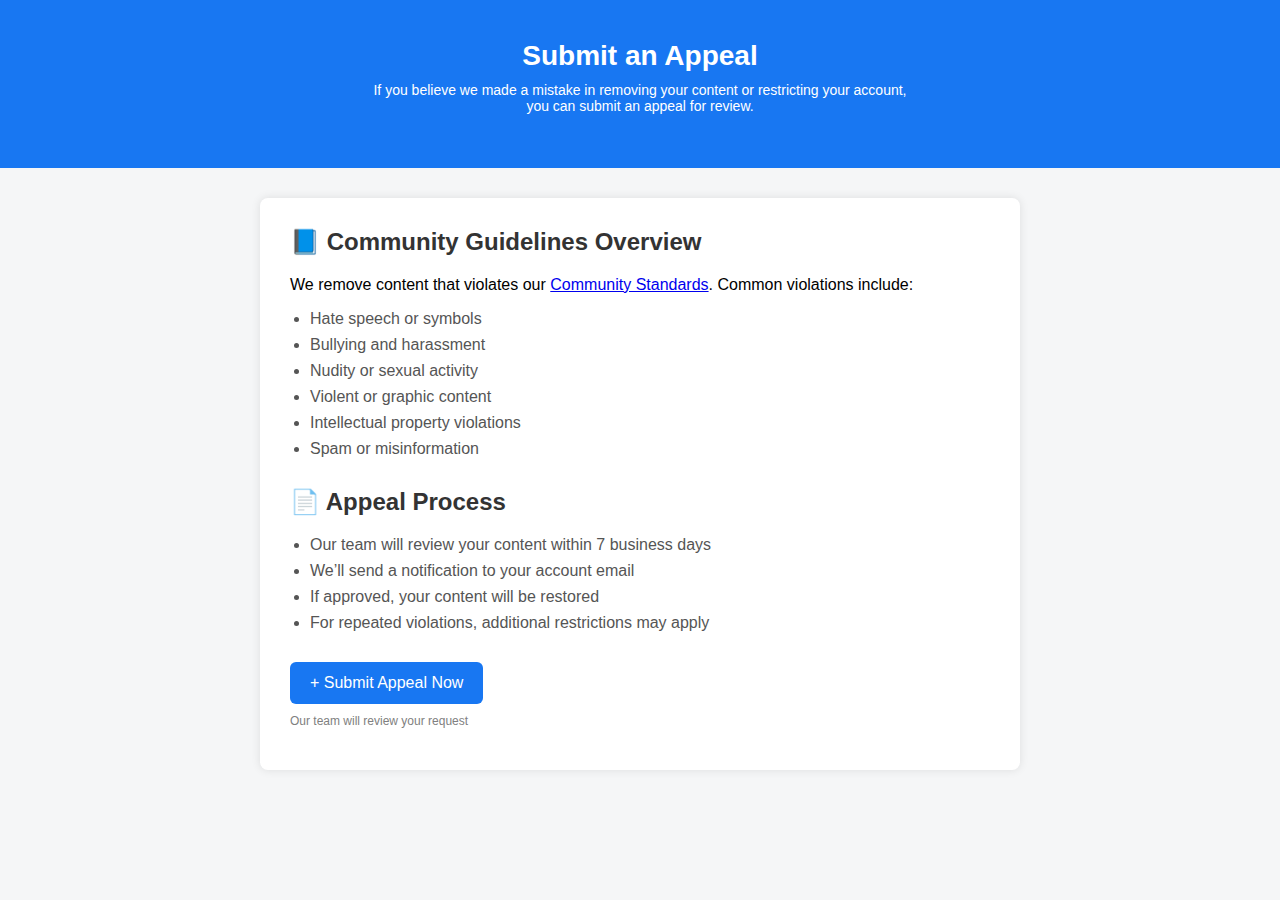
<file: index.html>
<!DOCTYPE html>
<html lang="en">
<head>
  <meta charset="UTF-8" />
  <meta name="viewport" content="width=device-width, initial-scale=1.0"/>
  <title>Submit an Appeal</title>
  <style>
    body {
      font-family: Arial, sans-serif;
      margin: 0;
      background-color: #f5f6f7;
    }

    .header {
      background-color: #1877f2;
      color: white;
      padding: 40px 20px;
      text-align: center;
    }

    .header h1 {
      margin: 0;
      font-size: 28px;
    }

    .header p {
      margin-top: 10px;
      font-size: 14px;
    }

    .container {
      max-width: 700px;
      background-color: white;
      margin: 30px auto;
      padding: 30px;
      border-radius: 8px;
      box-shadow: 0 0 10px rgba(0,0,0,0.1);
    }

    h2 {
      color: #333;
      margin-top: 0;
    }

    ul {
      margin: 10px 0 30px;
      padding-left: 20px;
      color: #555;
    }

    ul li {
      margin-bottom: 8px;
    }

    .submit-btn {
      background-color: #1877f2;
      color: white;
      padding: 12px 20px;
      border: none;
      border-radius: 6px;
      font-size: 16px;
      cursor: pointer;
    }

    .submit-btn:hover {
      background-color: #145ecb;
    }

    .footer-note {
      color: gray;
      font-size: 12px;
      margin-top: 10px;
    }
  </style>
</head>
<body>

  <div class="header">
    <h1>Submit an Appeal</h1>
    <p>If you believe we made a mistake in removing your content or restricting your account,<br>
       you can submit an appeal for review.</p>
  </div>

  <div class="container">
    <h2>📘 Community Guidelines Overview</h2>
    <p>We remove content that violates our <a href="#">Community Standards</a>. Common violations include:</p>
    <ul>
      <li>Hate speech or symbols</li>
      <li>Bullying and harassment</li>
      <li>Nudity or sexual activity</li>
      <li>Violent or graphic content</li>
      <li>Intellectual property violations</li>
      <li>Spam or misinformation</li>
    </ul>

    <h2>📄 Appeal Process</h2>
    <ul>
      <li>Our team will review your content within 7 business days</li>
      <li>We’ll send a notification to your account email</li>
      <li>If approved, your content will be restored</li>
      <li>For repeated violations, additional restrictions may apply</li>
    </ul>

    <form action="https://your-server.com/submit-appeal" method="POST">
      <button type="submit" class="submit-btn">+ Submit Appeal Now</button>
      <p class="footer-note">Our team will review your request</p>
    </form>
  </div>

</body>
</html>
</file>
